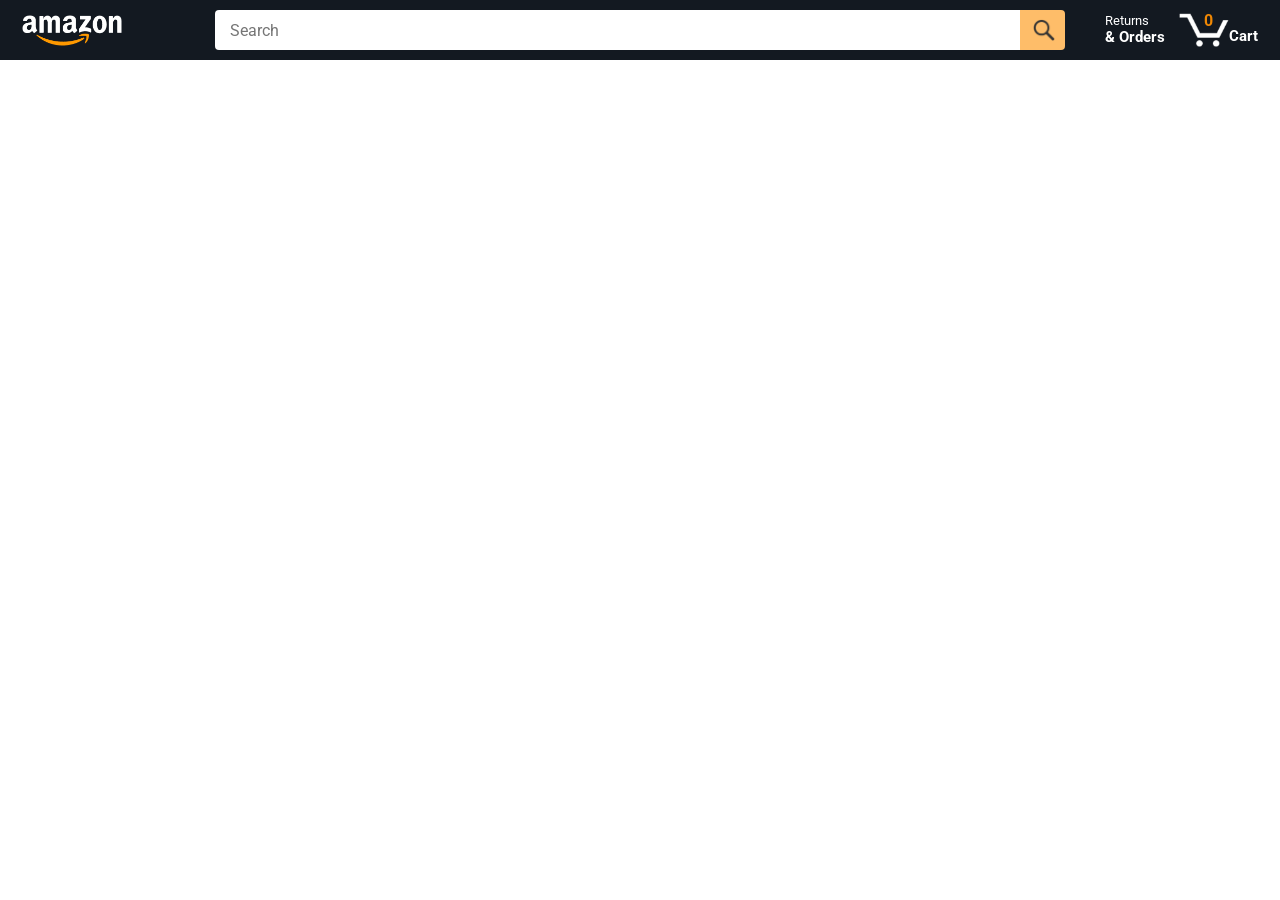
<file: Amazon Project/index.html>
<!DOCTYPE html>
<html>

<head>
  <title>Amazon Project</title>

  <!-- This code is needed for responsive design to work.
      (Responsive design = make the website look good on
      smaller screen sizes like a phone or a tablet). -->
  <meta name="viewport" content="width=device-width, initial-scale=1">

  <!-- Load a font called Roboto from Google Fonts. -->
  <link rel="preconnect" href="https://fonts.googleapis.com">
  <link rel="preconnect" href="https://fonts.gstatic.com" crossorigin>
  <link href="https://fonts.googleapis.com/css2?family=Roboto:wght@400;500;700&display=swap" rel="stylesheet">

  <!-- Here are the CSS files for this page. -->
  <link rel="stylesheet" href="styles/shared/general.css">
  <link rel="stylesheet" href="styles/shared/amazon-header.css">
  <link rel="stylesheet" href="styles/pages/amazon.css">
</head>

<body>
  <div class="amazon-header">
    <div class="amazon-header-left-section">
      <a href="amazon.html" class="header-link">
        <img class="amazon-logo" src="images/amazon-logo-white.png">
        <img class="amazon-mobile-logo" src="images/amazon-mobile-logo-white.png">
      </a>
    </div>

    <div class="amazon-header-middle-section">
      <input class="search-bar" type="text" placeholder="Search">

      <button class="search-button">
        <img class="search-icon" src="images/icons/search-icon.png">
      </button>
    </div>

    <div class="amazon-header-right-section">
      <a class="orders-link header-link" href="orders.html">
        <span class="returns-text">Returns</span>
        <span class="orders-text">& Orders</span>
      </a>

      <a class="cart-link header-link" href="checkout.html">
        <img class="cart-icon" src="images/icons/cart-icon.png">
        <div class="cart-quantity js-cart-quantity">0</div>
        <div class="cart-text">Cart</div>
      </a>
    </div>
  </div>

  <div class="main">
    <div class="products-grid js-products-grid">
    </div>

  </div>


  <script type="module" src="scripts/amazon.js"></script>
</body>

</html>
</file>
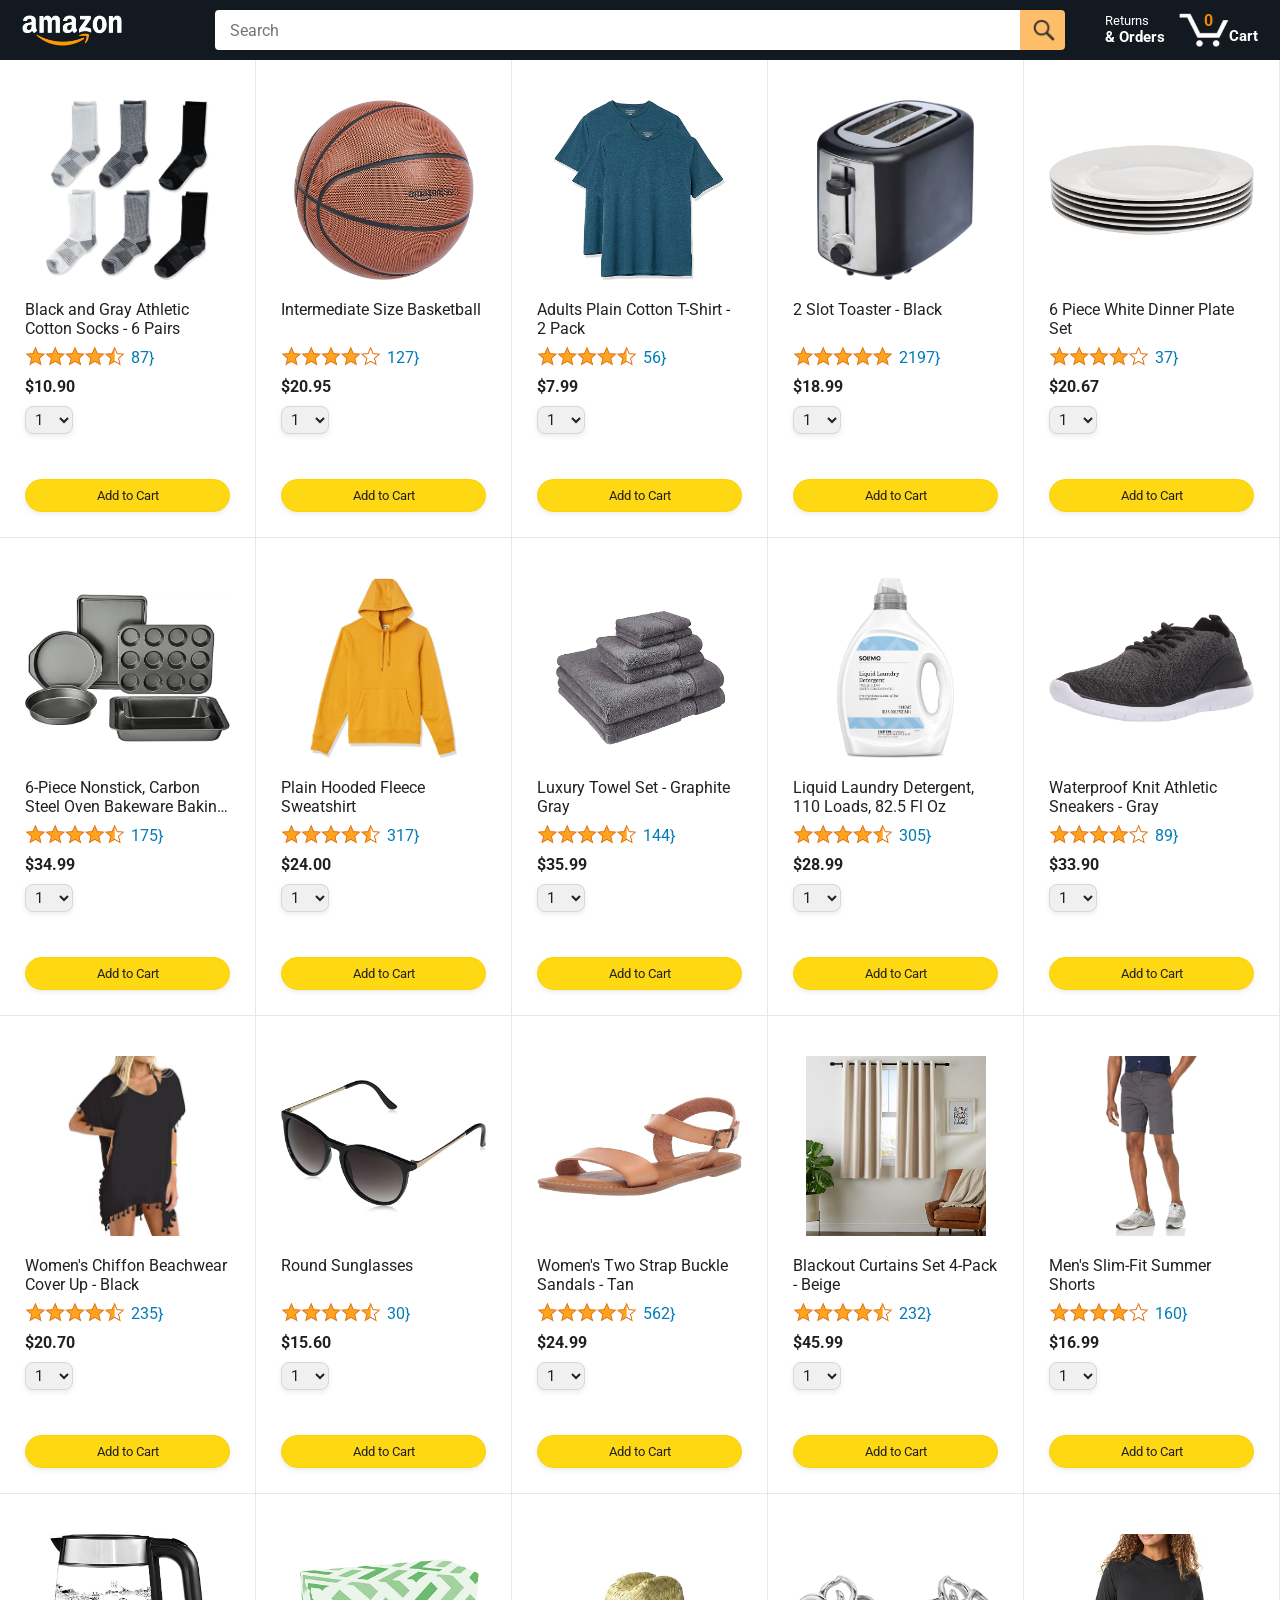
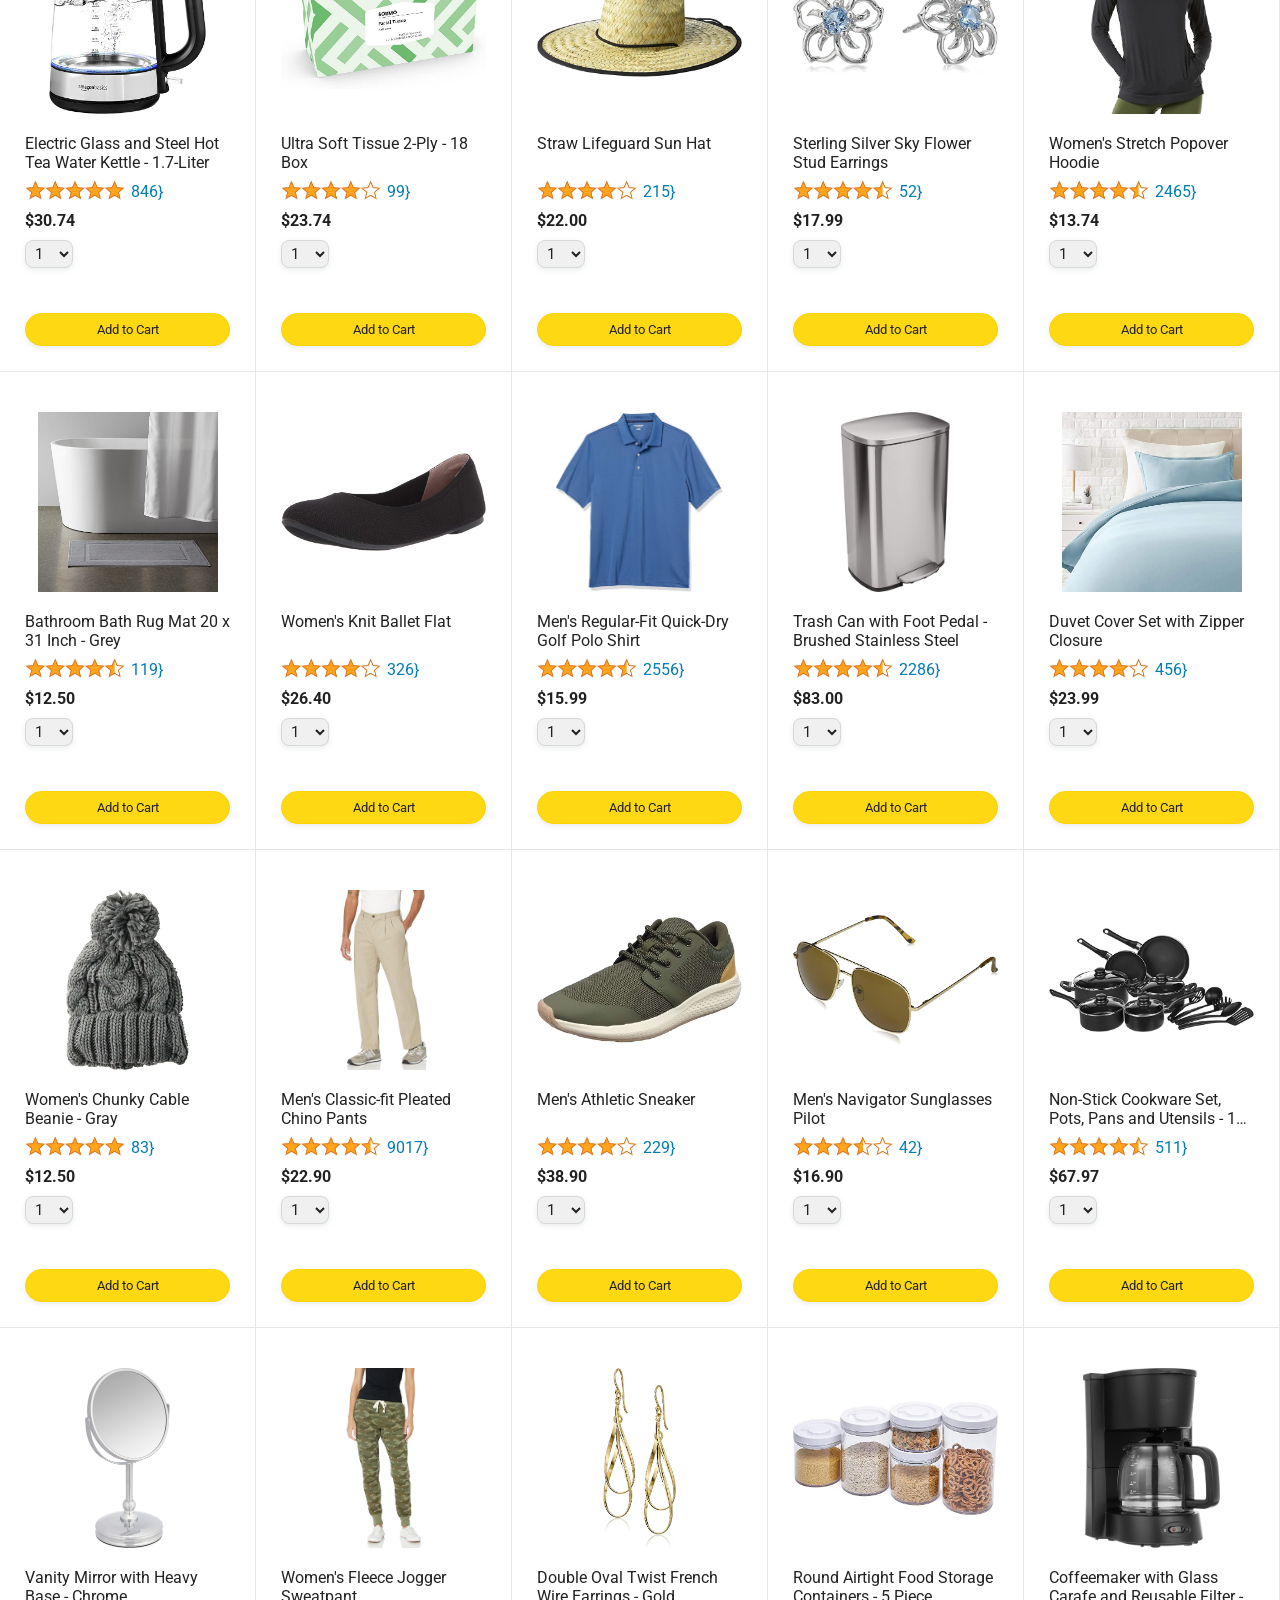
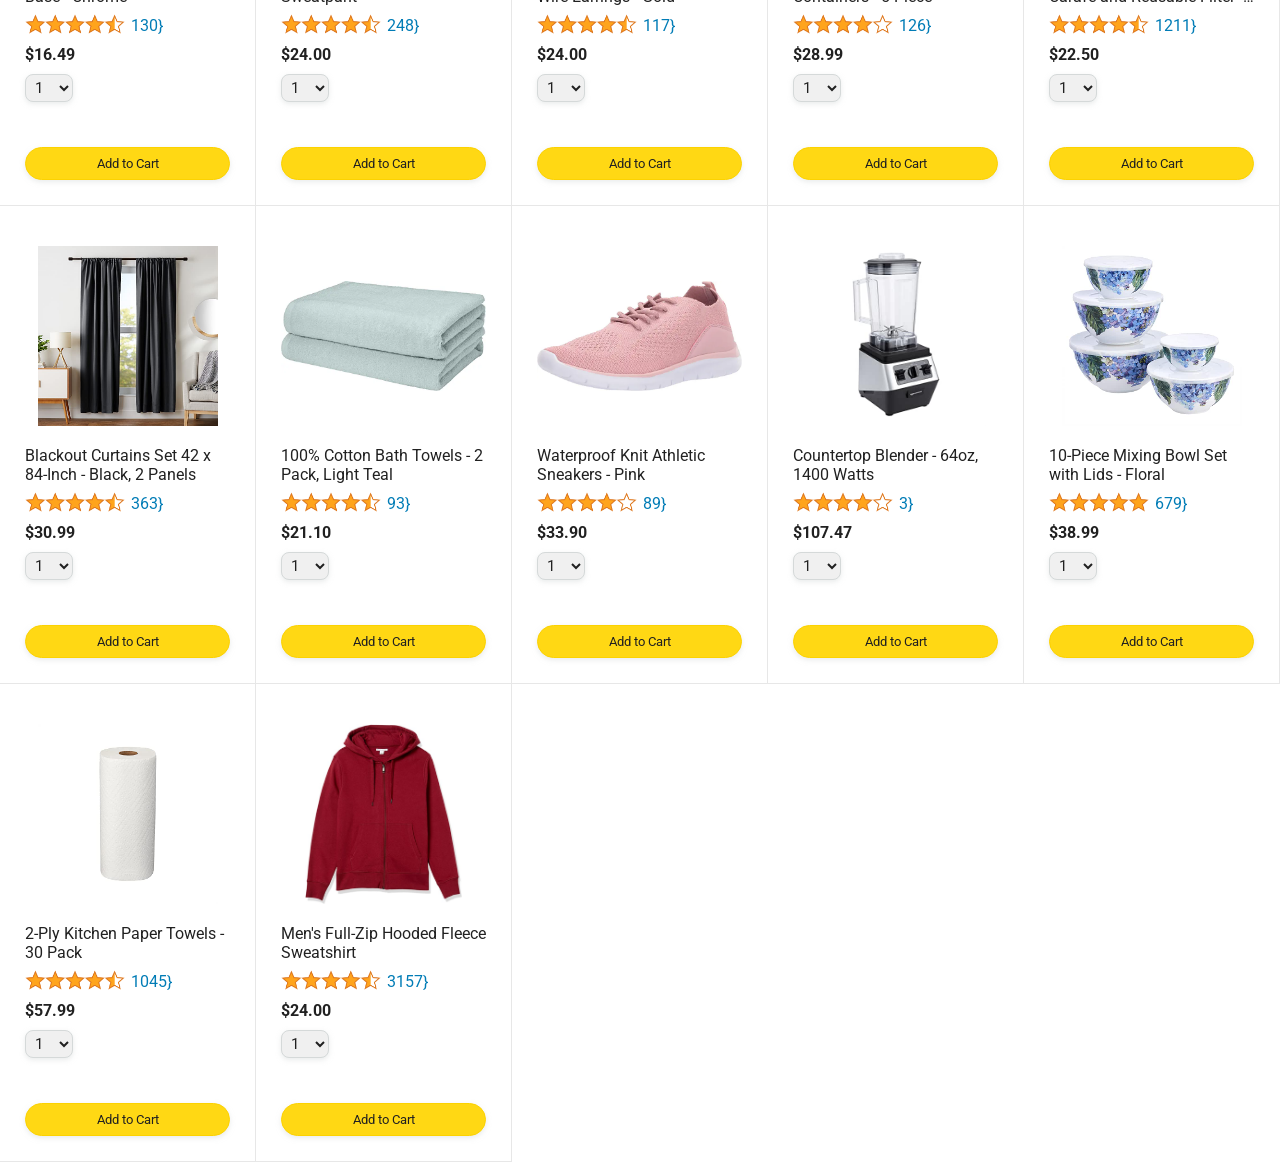
<file: amazon.html>
<!DOCTYPE html>
<html>
  <head>
    <title>Amazon Project</title>

    <!-- This code is needed for responsive design to work.
      (Responsive design = make the website look good on
      smaller screen sizes like a phone or a tablet). -->
    <meta name="viewport" content="width=device-width, initial-scale=1">

    <!-- Load a font called Roboto from Google Fonts. -->
    <link rel="preconnect" href="https://fonts.googleapis.com">
    <link rel="preconnect" href="https://fonts.gstatic.com" crossorigin>
    <link href="https://fonts.googleapis.com/css2?family=Roboto:wght@400;500;700&display=swap" rel="stylesheet">

    <!-- Here are the CSS files for this page. -->
    <link rel="stylesheet" href="styles/shared/general.css">
    <link rel="stylesheet" href="styles/shared/amazon-header.css">
    <link rel="stylesheet" href="styles/pages/amazon.css">
  </head>
  <body>
    <div class="amazon-header">
      <div class="amazon-header-left-section">
        <a href="amazon.html" class="header-link">
          <img class="amazon-logo"
            src="images/amazon-logo-white.png">
          <img class="amazon-mobile-logo"
            src="images/amazon-mobile-logo-white.png">
        </a>
      </div>

      <div class="amazon-header-middle-section">
        <input class="search-bar" type="text" placeholder="Search">

        <button class="search-button">
          <img class="search-icon" src="images/icons/search-icon.png">
        </button>
      </div>

      <div class="amazon-header-right-section">
        <a class="orders-link header-link" href="orders.html">
          <span class="returns-text">Returns</span>
          <span class="orders-text">& Orders</span>
        </a>

        <a class="cart-link header-link" href="checkout.html">
          <img class="cart-icon" src="images/icons/cart-icon.png">
          <div class="cart-quantity js-cart-quantity">0</div>
          <div class="cart-text">Cart</div>
        </a>
      </div>
    </div>
    
    <div class="main">
      <div class="products-grid js-products-grid">
      </div>
    </div>
    <script type="module" src="scripts/amazon.js"></script>
  </body>
</html>
</file>
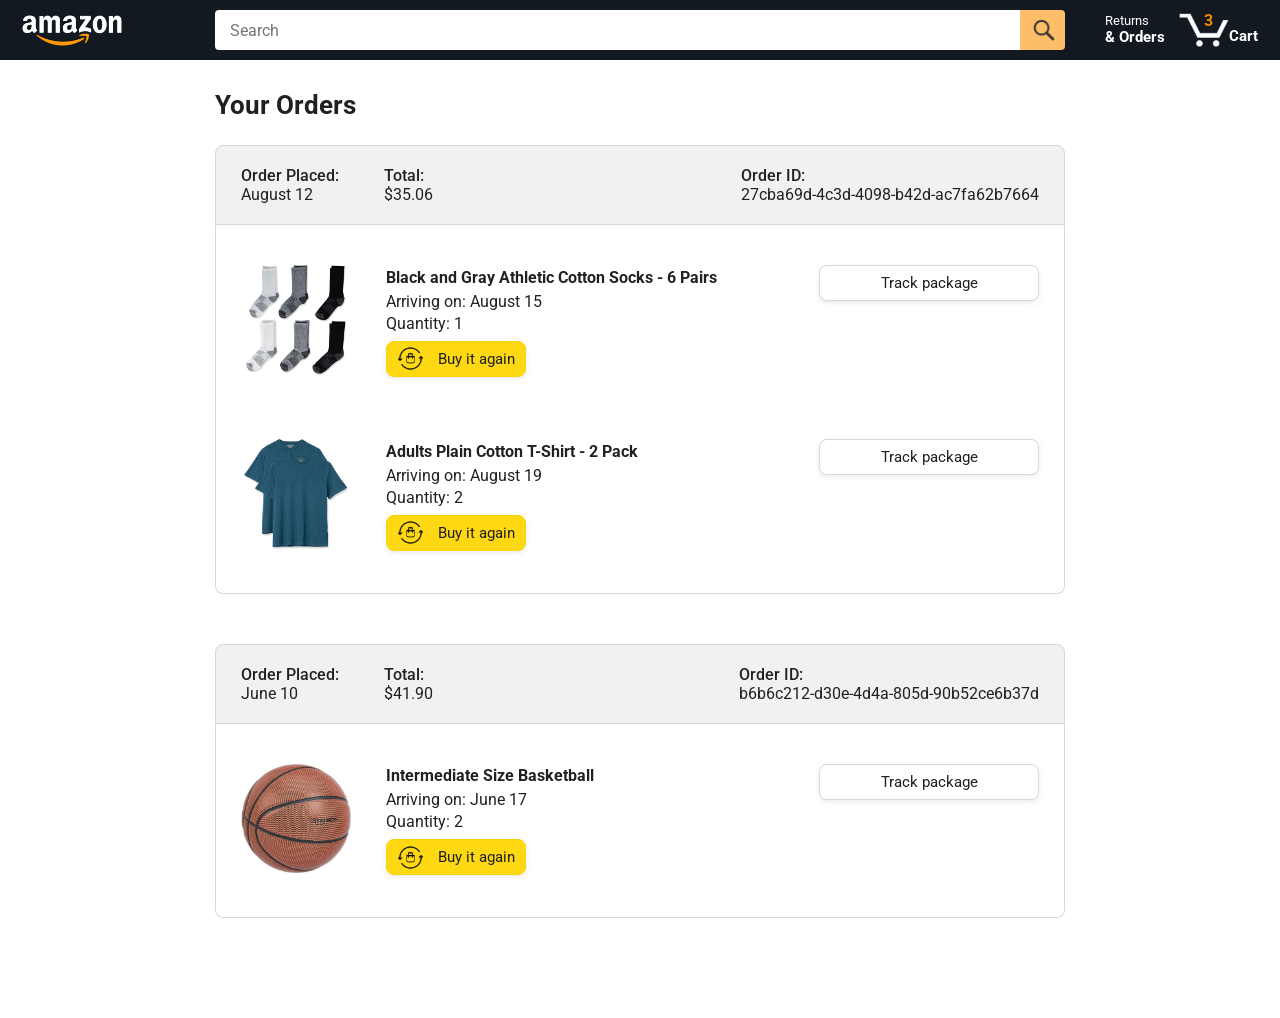
<file: orders.html>
<!DOCTYPE html>
<html>
  <head>
    <title>Orders</title>

    <!-- This code is needed for responsive design to work.
      (Responsive design = make the website look good on
      smaller screen sizes like a phone or a tablet). -->
    <meta name="viewport" content="width=device-width, initial-scale=1">

    <!-- Load a font called Roboto from Google Fonts. -->
    <link rel="preconnect" href="https://fonts.googleapis.com">
    <link rel="preconnect" href="https://fonts.gstatic.com" crossorigin>
    <link href="https://fonts.googleapis.com/css2?family=Roboto:wght@400;500;700&display=swap" rel="stylesheet">

    <!-- Here are the CSS files for this page. -->
    <link rel="stylesheet" href="styles/shared/general.css">
    <link rel="stylesheet" href="styles/shared/amazon-header.css">
    <link rel="stylesheet" href="styles/pages/orders.css">
  </head>
  <body>
    <div class="amazon-header">
      <div class="amazon-header-left-section">
        <a href="amazon.html" class="header-link">
          <img class="amazon-logo"
            src="images/amazon-logo-white.png">
          <img class="amazon-mobile-logo"
            src="images/amazon-mobile-logo-white.png">
        </a>
      </div>

      <div class="amazon-header-middle-section">
        <input class="search-bar" type="text" placeholder="Search">

        <button class="search-button">
          <img class="search-icon" src="images/icons/search-icon.png">
        </button>
      </div>

      <div class="amazon-header-right-section">
        <a class="orders-link header-link" href="orders.html">
          <span class="returns-text">Returns</span>
          <span class="orders-text">& Orders</span>
        </a>

        <a class="cart-link header-link" href="checkout.html">
          <img class="cart-icon" src="images/icons/cart-icon.png">
          <div class="cart-quantity">3</div>
          <div class="cart-text">Cart</div>
        </a>
      </div>
    </div>

    <div class="main">
      <div class="page-title">Your Orders</div>

      <div class="orders-grid">
        <div class="order-container">
          
          <div class="order-header">
            <div class="order-header-left-section">
              <div class="order-date">
                <div class="order-header-label">Order Placed:</div>
                <div>August 12</div>
              </div>
              <div class="order-total">
                <div class="order-header-label">Total:</div>
                <div>$35.06</div>
              </div>
            </div>

            <div class="order-header-right-section">
              <div class="order-header-label">Order ID:</div>
              <div>27cba69d-4c3d-4098-b42d-ac7fa62b7664</div>
            </div>
          </div>

          <div class="order-details-grid">
            <div class="product-image-container">
              <img src="images/products/athletic-cotton-socks-6-pairs.jpg">
            </div>

            <div class="product-details">
              <div class="product-name">
                Black and Gray Athletic Cotton Socks - 6 Pairs
              </div>
              <div class="product-delivery-date">
                Arriving on: August 15
              </div>
              <div class="product-quantity">
                Quantity: 1
              </div>
              <button class="buy-again-button button-primary">
                <img class="buy-again-icon" src="images/icons/buy-again.png">
                <span class="buy-again-message">Buy it again</span>
              </button>
            </div>

            <div class="product-actions">
              <a href="tracking.html">
                <button class="track-package-button button-secondary">
                  Track package
                </button>
              </a>
            </div>

            <div class="product-image-container">
              <img src="images/products/adults-plain-cotton-tshirt-2-pack-teal.jpg">
            </div>

            <div class="product-details">
              <div class="product-name">
                Adults Plain Cotton T-Shirt - 2 Pack
              </div>
              <div class="product-delivery-date">
                Arriving on: August 19
              </div>
              <div class="product-quantity">
                Quantity: 2
              </div>
              <button class="buy-again-button button-primary">
                <img class="buy-again-icon" src="images/icons/buy-again.png">
                <span class="buy-again-message">Buy it again</span>
              </button>
            </div>

            <div class="product-actions">
              <a href="tracking.html">
                <button class="track-package-button button-secondary">
                  Track package
                </button>
              </a>
            </div>
          </div>
        </div>

        <div class="order-container">

          <div class="order-header">
            <div class="order-header-left-section">
              <div class="order-date">
                <div class="order-header-label">Order Placed:</div>
                <div>June 10</div>
              </div>
              <div class="order-total">
                <div class="order-header-label">Total:</div>
                <div>$41.90</div>
              </div>
            </div>

            <div class="order-header-right-section">
              <div class="order-header-label">Order ID:</div>
              <div>b6b6c212-d30e-4d4a-805d-90b52ce6b37d</div>
            </div>
          </div>

          <div class="order-details-grid">
            <div class="product-image-container">
              <img src="images/products/intermediate-composite-basketball.jpg">
            </div>

            <div class="product-details">
              <div class="product-name">
                Intermediate Size Basketball
              </div>
              <div class="product-delivery-date">
                Arriving on: June 17
              </div>
              <div class="product-quantity">
                Quantity: 2
              </div>
              <button class="buy-again-button button-primary">
                <img class="buy-again-icon" src="images/icons/buy-again.png">
                <span class="buy-again-message">Buy it again</span>
              </button>
            </div>

            <div class="product-actions">
              <a href="tracking.html">
                <button class="track-package-button button-secondary">
                  Track package
                </button>
              </a>
            </div>
          </div>
        </div>
      </div>
    </div>
  </body>
</html>
</file>
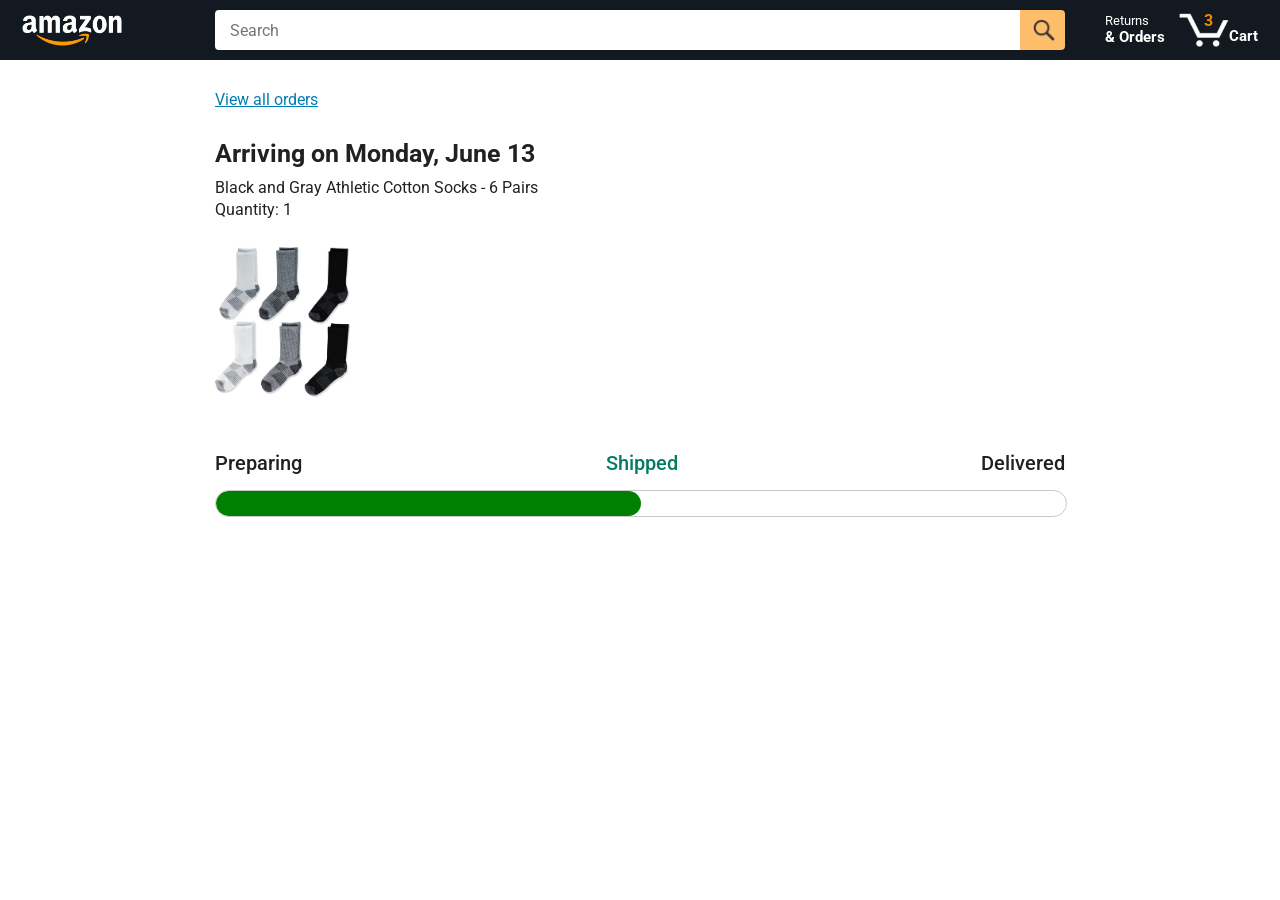
<file: tracking.html>
<!DOCTYPE html>
<html>
  <head>
    <title>Tracking</title>

    <!-- This code is needed for responsive design to work.
      (Responsive design = make the website look good on
      smaller screen sizes like a phone or a tablet). -->
    <meta name="viewport" content="width=device-width, initial-scale=1">

    <!-- Load a font called Roboto from Google Fonts. -->
    <link rel="preconnect" href="https://fonts.googleapis.com">
    <link rel="preconnect" href="https://fonts.gstatic.com" crossorigin>
    <link href="https://fonts.googleapis.com/css2?family=Roboto:wght@400;500;700&display=swap" rel="stylesheet">

    <!-- Here are the CSS files for this page. -->
    <link rel="stylesheet" href="styles/shared/general.css">
    <link rel="stylesheet" href="styles/shared/amazon-header.css">
    <link rel="stylesheet" href="styles/pages/tracking.css">
  </head>
  <body>
    <div class="amazon-header">
      <div class="amazon-header-left-section">
        <a href="amazon.html" class="header-link">
          <img class="amazon-logo"
            src="images/amazon-logo-white.png">
          <img class="amazon-mobile-logo"
            src="images/amazon-mobile-logo-white.png">
        </a>
      </div>

      <div class="amazon-header-middle-section">
        <input class="search-bar" type="text" placeholder="Search">

        <button class="search-button">
          <img class="search-icon" src="images/icons/search-icon.png">
        </button>
      </div>

      <div class="amazon-header-right-section">
        <a class="orders-link header-link" href="orders.html">
          <span class="returns-text">Returns</span>
          <span class="orders-text">& Orders</span>
        </a>

        <a class="cart-link header-link" href="checkout.html">
          <img class="cart-icon" src="images/icons/cart-icon.png">
          <div class="cart-quantity">3</div>
          <div class="cart-text">Cart</div>
        </a>
      </div>
    </div>

    <div class="main">
      <div class="order-tracking">
        <a class="back-to-orders-link link-primary" href="orders.html">
          View all orders
        </a>

        <div class="delivery-date">
          Arriving on Monday, June 13
        </div>

        <div class="product-info">
          Black and Gray Athletic Cotton Socks - 6 Pairs
        </div>

        <div class="product-info">
          Quantity: 1
        </div>

        <img class="product-image" src="images/products/athletic-cotton-socks-6-pairs.jpg">

        <div class="progress-labels-container">
          <div class="progress-label">
            Preparing
          </div>
          <div class="progress-label current-status">
            Shipped
          </div>
          <div class="progress-label">
            Delivered
          </div>
        </div>

        <div class="progress-bar-container">
          <div class="progress-bar"></div>
        </div>
      </div>
    </div>
  </body>
</html>
</file>
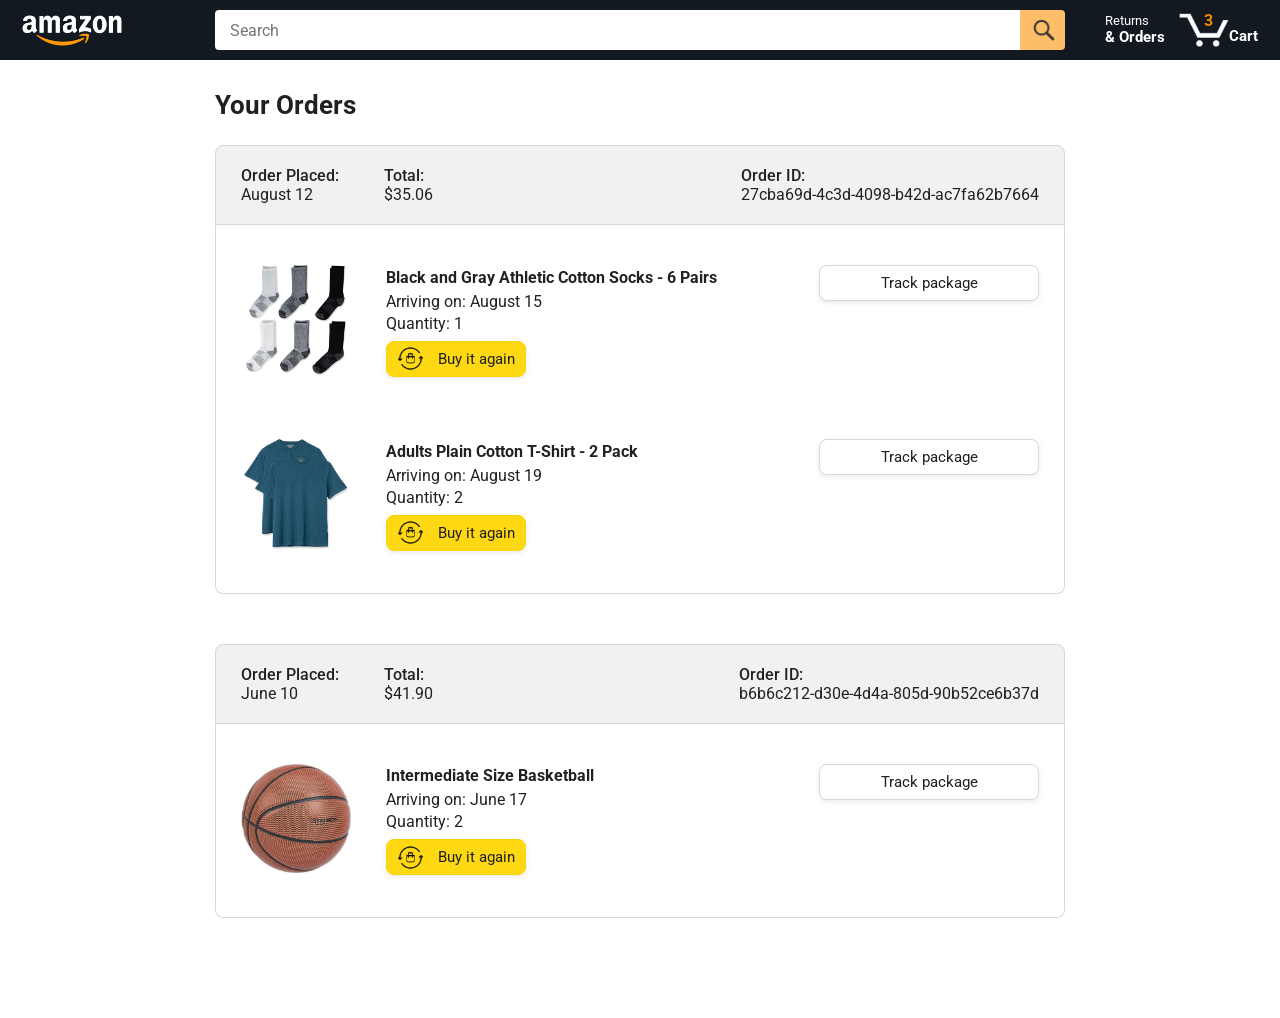
<file: Amazon Project/orders.html>
<!DOCTYPE html>
<html>

<head>
  <title>Orders</title>

  <!-- This code is needed for responsive design to work.
      (Responsive design = make the website look good on
      smaller screen sizes like a phone or a tablet). -->
  <meta name="viewport" content="width=device-width, initial-scale=1">

  <!-- Load a font called Roboto from Google Fonts. -->
  <link rel="preconnect" href="https://fonts.googleapis.com">
  <link rel="preconnect" href="https://fonts.gstatic.com" crossorigin>
  <link href="https://fonts.googleapis.com/css2?family=Roboto:wght@400;500;700&display=swap" rel="stylesheet">

  <!-- Here are the CSS files for this page. -->
  <link rel="stylesheet" href="styles/shared/general.css">
  <link rel="stylesheet" href="styles/shared/amazon-header.css">
  <link rel="stylesheet" href="styles/pages/orders.css">
</head>

<body>
  <div class="amazon-header">
    <div class="amazon-header-left-section">
      <a href="index.html" class="header-link">
        <img class="amazon-logo" src="images/amazon-logo-white.png">
        <img class="amazon-mobile-logo" src="images/amazon-mobile-logo-white.png">
      </a>
    </div>

    <div class="amazon-header-middle-section">
      <input class="search-bar" type="text" placeholder="Search">

      <button class="search-button">
        <img class="search-icon" src="images/icons/search-icon.png">
      </button>
    </div>

    <div class="amazon-header-right-section">
      <a class="orders-link header-link" href="orders.html">
        <span class="returns-text">Returns</span>
        <span class="orders-text">& Orders</span>
      </a>

      <a class="cart-link header-link" href="checkout.html">
        <img class="cart-icon" src="images/icons/cart-icon.png">
        <div class="cart-quantity">3</div>
        <div class="cart-text">Cart</div>
      </a>
    </div>
  </div>

  <div class="main">
    <div class="page-title">Your Orders</div>

    <div class="orders-grid">
      <div class="order-container">

        <div class="order-header">
          <div class="order-header-left-section">
            <div class="order-date">
              <div class="order-header-label">Order Placed:</div>
              <div>August 12</div>
            </div>
            <div class="order-total">
              <div class="order-header-label">Total:</div>
              <div>$35.06</div>
            </div>
          </div>

          <div class="order-header-right-section">
            <div class="order-header-label">Order ID:</div>
            <div>27cba69d-4c3d-4098-b42d-ac7fa62b7664</div>
          </div>
        </div>

        <div class="order-details-grid">
          <div class="product-image-container">
            <img src="images/products/athletic-cotton-socks-6-pairs.jpg">
          </div>

          <div class="product-details">
            <div class="product-name">
              Black and Gray Athletic Cotton Socks - 6 Pairs
            </div>
            <div class="product-delivery-date">
              Arriving on: August 15
            </div>
            <div class="product-quantity">
              Quantity: 1
            </div>
            <button class="buy-again-button button-primary">
              <img class="buy-again-icon" src="images/icons/buy-again.png">
              <span class="buy-again-message">Buy it again</span>
            </button>
          </div>

          <div class="product-actions">
            <a href="tracking.html">
              <button class="track-package-button button-secondary">
                Track package
              </button>
            </a>
          </div>

          <div class="product-image-container">
            <img src="images/products/adults-plain-cotton-tshirt-2-pack-teal.jpg">
          </div>

          <div class="product-details">
            <div class="product-name">
              Adults Plain Cotton T-Shirt - 2 Pack
            </div>
            <div class="product-delivery-date">
              Arriving on: August 19
            </div>
            <div class="product-quantity">
              Quantity: 2
            </div>
            <button class="buy-again-button button-primary">
              <img class="buy-again-icon" src="images/icons/buy-again.png">
              <span class="buy-again-message">Buy it again</span>
            </button>
          </div>

          <div class="product-actions">
            <a href="tracking.html">
              <button class="track-package-button button-secondary">
                Track package
              </button>
            </a>
          </div>
        </div>
      </div>

      <div class="order-container">

        <div class="order-header">
          <div class="order-header-left-section">
            <div class="order-date">
              <div class="order-header-label">Order Placed:</div>
              <div>June 10</div>
            </div>
            <div class="order-total">
              <div class="order-header-label">Total:</div>
              <div>$41.90</div>
            </div>
          </div>

          <div class="order-header-right-section">
            <div class="order-header-label">Order ID:</div>
            <div>b6b6c212-d30e-4d4a-805d-90b52ce6b37d</div>
          </div>
        </div>

        <div class="order-details-grid">
          <div class="product-image-container">
            <img src="images/products/intermediate-composite-basketball.jpg">
          </div>

          <div class="product-details">
            <div class="product-name">
              Intermediate Size Basketball
            </div>
            <div class="product-delivery-date">
              Arriving on: June 17
            </div>
            <div class="product-quantity">
              Quantity: 2
            </div>
            <button class="buy-again-button button-primary">
              <img class="buy-again-icon" src="images/icons/buy-again.png">
              <span class="buy-again-message">Buy it again</span>
            </button>
          </div>

          <div class="product-actions">
            <a href="tracking.html">
              <button class="track-package-button button-secondary">
                Track package
              </button>
            </a>
          </div>
        </div>
      </div>
    </div>
  </div>
</body>

</html>
</file>
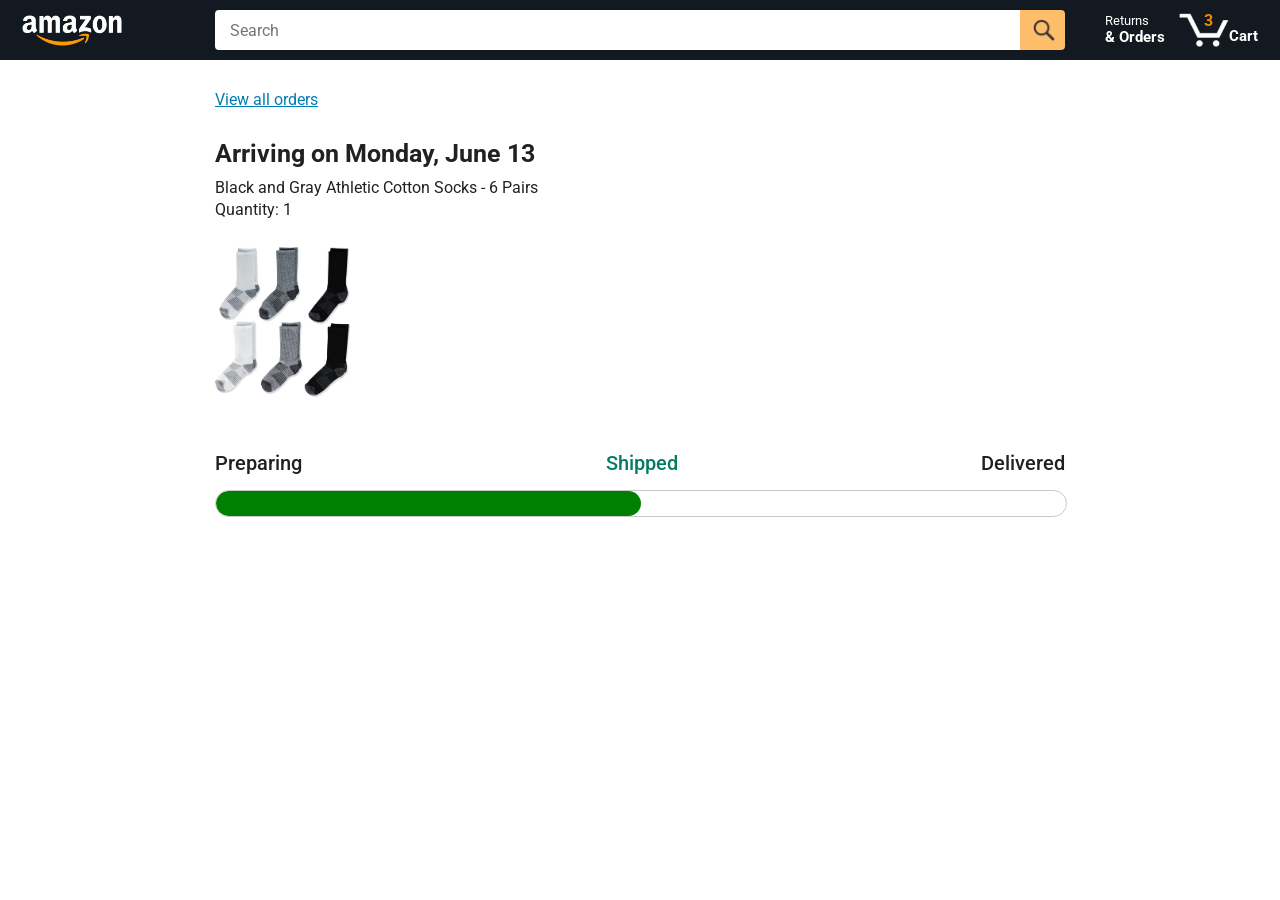
<file: Amazon Project/tracking.html>
<!DOCTYPE html>
<html>

<head>
  <title>Tracking</title>

  <!-- This code is needed for responsive design to work.
      (Responsive design = make the website look good on
      smaller screen sizes like a phone or a tablet). -->
  <meta name="viewport" content="width=device-width, initial-scale=1">

  <!-- Load a font called Roboto from Google Fonts. -->
  <link rel="preconnect" href="https://fonts.googleapis.com">
  <link rel="preconnect" href="https://fonts.gstatic.com" crossorigin>
  <link href="https://fonts.googleapis.com/css2?family=Roboto:wght@400;500;700&display=swap" rel="stylesheet">

  <!-- Here are the CSS files for this page. -->
  <link rel="stylesheet" href="styles/shared/general.css">
  <link rel="stylesheet" href="styles/shared/amazon-header.css">
  <link rel="stylesheet" href="styles/pages/tracking.css">
</head>

<body>
  <div class="amazon-header">
    <div class="amazon-header-left-section">
      <a href="index.html" class="header-link">
        <img class="amazon-logo" src="images/amazon-logo-white.png">
        <img class="amazon-mobile-logo" src="images/amazon-mobile-logo-white.png">
      </a>
    </div>

    <div class="amazon-header-middle-section">
      <input class="search-bar" type="text" placeholder="Search">

      <button class="search-button">
        <img class="search-icon" src="images/icons/search-icon.png">
      </button>
    </div>

    <div class="amazon-header-right-section">
      <a class="orders-link header-link" href="orders.html">
        <span class="returns-text">Returns</span>
        <span class="orders-text">& Orders</span>
      </a>

      <a class="cart-link header-link" href="checkout.html">
        <img class="cart-icon" src="images/icons/cart-icon.png">
        <div class="cart-quantity">3</div>
        <div class="cart-text">Cart</div>
      </a>
    </div>
  </div>

  <div class="main">
    <div class="order-tracking">
      <a class="back-to-orders-link link-primary" href="orders.html">
        View all orders
      </a>

      <div class="delivery-date">
        Arriving on Monday, June 13
      </div>

      <div class="product-info">
        Black and Gray Athletic Cotton Socks - 6 Pairs
      </div>

      <div class="product-info">
        Quantity: 1
      </div>

      <img class="product-image" src="images/products/athletic-cotton-socks-6-pairs.jpg">

      <div class="progress-labels-container">
        <div class="progress-label">
          Preparing
        </div>
        <div class="progress-label current-status">
          Shipped
        </div>
        <div class="progress-label">
          Delivered
        </div>
      </div>

      <div class="progress-bar-container">
        <div class="progress-bar"></div>
      </div>
    </div>
  </div>
</body>

</html>
</file>
<file: Amazon Project/styles/shared/general.css>
body {
  font-family: Roboto, Arial;
  color: rgb(33, 33, 33);
  /* The <body> element has a default margin of 8px
     on all sides. This removes the default margins. */
  margin: 0;
}

/* <p> elements have a default margin on the top
   and bottom. This removes the default margins. */
p {
  margin: 0;
}

button {
  cursor: pointer;
}

select {
  cursor: pointer;
}

input, select, button {
  font-family: Roboto, Arial;
}

.button-primary {
  color: rgb(33, 33, 33);
  background-color: rgb(255, 216, 20);
  border: 1px solid rgb(252, 210, 0);
  border-radius: 8px;
  cursor: pointer;
  box-shadow: 0 2px 5px rgba(213, 217, 217, 0.5);
}

.button-primary:hover {
  background-color: rgb(247, 202, 0);
  border: 1px solid rgb(242, 194, 0);
}

.button-primary:active {
  background: rgb(255, 216, 20);
  border-color: rgb(252, 210, 0);
  box-shadow: none;
}

.button-secondary {
  color: rgb(33, 33, 33);
  background: white;
  border: 1px solid rgb(213, 217, 217);
  border-radius: 8px;
  cursor: pointer;
  box-shadow: 0 2px 5px rgba(213, 217, 217, 0.5);
}

.button-secondary:hover {
  background-color: rgb(247, 250, 250);
}

.button-secondary:active {
  background-color: rgb(237, 253, 255);
  box-shadow: none;
}

/* These styles will limit text to 2 lines. Anything
   beyond 2 lines will be replaced with "..."
   You can find this code by using an A.I. tool or by
   searching in Google.
   https://css-tricks.com/almanac/properties/l/line-clamp/ */
.limit-text-to-2-lines {
  display: -webkit-box;
  -webkit-line-clamp: 2;
  -webkit-box-orient: vertical;
  overflow: hidden;
}

.link-primary {
  color: rgb(1, 124, 182);
  cursor: pointer;
}

.link-primary:hover {
  color: rgb(196, 80, 0);
}

/* Styles for dropdown selectors. */
select {
  color: rgb(33, 33, 33);
  background-color: rgb(240, 240, 240);
  border: 1px solid rgb(213, 217, 217);
  border-radius: 8px;
  padding: 3px 5px;
  font-size: 15px;
  cursor: pointer;
  box-shadow: 0 2px 5px rgba(213, 217, 217, 0.5);
}

select:focus,
input:focus {
  outline: 2px solid rgb(255, 153, 0);
}
</file>
<file: Amazon Project/styles/shared/amazon-header.css>
.amazon-header {
  background-color: rgb(19, 25, 33);
  color: white;
  padding-left: 15px;
  padding-right: 15px;

  display: flex;
  align-items: center;
  justify-content: space-between;

  position: fixed;
  top: 0;
  left: 0;
  right: 0;
  height: 60px;
}

.amazon-header-left-section {
  width: 180px;
}

@media (max-width: 800px) {
  .amazon-header-left-section {
    width: unset;
  }
}

.header-link {
  display: inline-block;
  padding: 6px;
  border-radius: 2px;
  cursor: pointer;
  text-decoration: none;
  border: 1px solid rgba(0, 0, 0, 0);
}

.header-link:hover {
  border: 1px solid white;
}

.amazon-logo {
  width: 100px;
  margin-top: 5px;
}

.amazon-mobile-logo {
  display: none;
}

@media (max-width: 575px) {
  .amazon-logo {
    display: none;
  }

  .amazon-mobile-logo {
    display: block;
    height: 35px;
    margin-top: 5px;
  }
}

.amazon-header-middle-section {
  flex: 1;
  max-width: 850px;
  margin-left: 10px;
  margin-right: 10px;
  display: flex;
}

.search-bar {
  flex: 1;
  width: 0;
  font-size: 16px;
  height: 38px;
  padding-left: 15px;
  border: none;
  border-top-left-radius: 4px;
  border-bottom-left-radius: 4px;
  border-top-right-radius: 0;
  border-bottom-right-radius: 0;
}

.search-button {
  background-color: rgb(254, 189, 105);
  border: none;
  width: 45px;
  height: 40px;
  border-top-right-radius: 4px;
  border-bottom-right-radius: 4px;
  flex-shrink: 0;
}

.search-icon {
  height: 22px;
  margin-left: 2px;
  margin-top: 3px;
}

.amazon-header-right-section {
  width: 180px;
  flex-shrink: 0;
  display: flex;
  justify-content: end;
}

.orders-link {
  color: white;
}

.returns-text {
  display: block;
  font-size: 13px;
}

.orders-text {
  display: block;
  font-size: 15px;
  font-weight: 700;
}

.cart-link {
  color: white;
  display: flex;
  align-items: center;
  position: relative;
}

.cart-icon {
  width: 50px;
}

.cart-text {
  margin-top: 12px;
  font-size: 15px;
  font-weight: 700;
}

.cart-quantity {
  color: rgb(240, 136, 4);
  font-size: 16px;
  font-weight: 700;

  position: absolute;
  top: 4px;
  left: 22px;
  
  width: 26px;
  text-align: center;
}
</file>
<file: Amazon Project/styles/pages/amazon.css>
.main {
  margin-top: 60px;
}

.products-grid {
  display: grid;

  /* - In CSS Grid, 1fr means a column will take up the
       remaining space in the grid.
     - If we write 1fr 1fr ... 1fr; 8 times, this will
       divide the grid into 8 columns, each taking up an
       equal amount of the space.
     - repeat(8, 1fr); is a shortcut for repeating "1fr"
       8 times (instead of typing out "1fr" 8 times).
       repeat(...) is a special property that works with
       display: grid; */
  grid-template-columns: repeat(8, 1fr);
}

/* @media is used to create responsive design (making the
   website look good on any screen size). This @media
   means when the screen width is 2000px or less, we
   will divide the grid into 7 columns instead of 8. */
@media (max-width: 2000px) {
  .products-grid {
    grid-template-columns: repeat(7, 1fr);
  }
}

/* This @media means when the screen width is 1600px or
   less, we will divide the grid into 6 columns. */
@media (max-width: 1600px) {
  .products-grid {
    grid-template-columns: repeat(6, 1fr);
  }
}

@media (max-width: 1300px) {
  .products-grid {
    grid-template-columns: repeat(5, 1fr);
  }
}

@media (max-width: 1000px) {
  .products-grid {
    grid-template-columns: repeat(4, 1fr);
  }
}

@media (max-width: 800px) {
  .products-grid {
    grid-template-columns: repeat(3, 1fr);
  }
}

@media (max-width: 575px) {
  .products-grid {
    grid-template-columns: repeat(2, 1fr);
  }
}

@media (max-width: 450px) {
  .products-grid {
    grid-template-columns: 1fr;
  }
}

.product-container {
  padding-top: 40px;
  padding-bottom: 25px;
  padding-left: 25px;
  padding-right: 25px;

  border-right: 1px solid rgb(231, 231, 231);
  border-bottom: 1px solid rgb(231, 231, 231);

  display: flex;
  flex-direction: column;
}

.product-image-container {
  display: flex;
  justify-content: center;
  align-items: center;

  height: 180px;
  margin-bottom: 20px;
}

.product-image {
  /* Images will overflow their container by default. To
    prevent this, we set max-width and max-height to 100%
    so they stay inside their container. */
  max-width: 100%;
  max-height: 100%;
}

.product-name {
  height: 40px;
  margin-bottom: 5px;
}

.product-rating-container {
  display: flex;
  align-items: center;
  margin-bottom: 10px;
}

.product-rating-stars {
  width: 100px;
  margin-right: 6px;
}

.product-rating-count {
  color: rgb(1, 124, 182);
  cursor: pointer;
  margin-top: 3px;
}

.product-price {
  font-weight: 700;
  margin-bottom: 10px;
}

.product-quantity-container {
  margin-bottom: 17px;
}

.product-spacer {
  flex: 1;
}

.added-to-cart {
  color: rgb(6, 125, 98);
  font-size: 16px;

  display: flex;
  align-items: center;
  margin-bottom: 8px;

  /* At first, the "Added to cart" message will
     be invisible. Use JavaScript to change the
     opacity and make it visible. */
  opacity: 0;
}

.added-to-cart img {
  height: 20px;
  margin-right: 5px;
}

.add-to-cart-button {
  width: 100%;
  padding: 8px;
  border-radius: 50px;
}
</file>
<file: styles/shared/general.css>
body {
  font-family: Roboto, Arial;
  color: rgb(33, 33, 33);
  /* The <body> element has a default margin of 8px
     on all sides. This removes the default margins. */
  margin: 0;
}

/* <p> elements have a default margin on the top
   and bottom. This removes the default margins. */
p {
  margin: 0;
}

button {
  cursor: pointer;
}

select {
  cursor: pointer;
}

input, select, button {
  font-family: Roboto, Arial;
}

.button-primary {
  color: rgb(33, 33, 33);
  background-color: rgb(255, 216, 20);
  border: 1px solid rgb(252, 210, 0);
  border-radius: 8px;
  cursor: pointer;
  box-shadow: 0 2px 5px rgba(213, 217, 217, 0.5);
}

.button-primary:hover {
  background-color: rgb(247, 202, 0);
  border: 1px solid rgb(242, 194, 0);
}

.button-primary:active {
  background: rgb(255, 216, 20);
  border-color: rgb(252, 210, 0);
  box-shadow: none;
}

.button-secondary {
  color: rgb(33, 33, 33);
  background: white;
  border: 1px solid rgb(213, 217, 217);
  border-radius: 8px;
  cursor: pointer;
  box-shadow: 0 2px 5px rgba(213, 217, 217, 0.5);
}

.button-secondary:hover {
  background-color: rgb(247, 250, 250);
}

.button-secondary:active {
  background-color: rgb(237, 253, 255);
  box-shadow: none;
}

/* These styles will limit text to 2 lines. Anything
   beyond 2 lines will be replaced with "..."
   You can find this code by using an A.I. tool or by
   searching in Google.
   https://css-tricks.com/almanac/properties/l/line-clamp/ */
.limit-text-to-2-lines {
  display: -webkit-box;
  -webkit-line-clamp: 2;
  -webkit-box-orient: vertical;
  overflow: hidden;
}

.link-primary {
  color: rgb(1, 124, 182);
  cursor: pointer;
}

.link-primary:hover {
  color: rgb(196, 80, 0);
}

/* Styles for dropdown selectors. */
select {
  color: rgb(33, 33, 33);
  background-color: rgb(240, 240, 240);
  border: 1px solid rgb(213, 217, 217);
  border-radius: 8px;
  padding: 3px 5px;
  font-size: 15px;
  cursor: pointer;
  box-shadow: 0 2px 5px rgba(213, 217, 217, 0.5);
}

select:focus,
input:focus {
  outline: 2px solid rgb(255, 153, 0);
}
</file>
<file: styles/shared/amazon-header.css>
.amazon-header {
  background-color: rgb(19, 25, 33);
  color: white;
  padding-left: 15px;
  padding-right: 15px;

  display: flex;
  align-items: center;
  justify-content: space-between;

  position: fixed;
  top: 0;
  left: 0;
  right: 0;
  height: 60px;
}

.amazon-header-left-section {
  width: 180px;
}

@media (max-width: 800px) {
  .amazon-header-left-section {
    width: unset;
  }
}

.header-link {
  display: inline-block;
  padding: 6px;
  border-radius: 2px;
  cursor: pointer;
  text-decoration: none;
  border: 1px solid rgba(0, 0, 0, 0);
}

.header-link:hover {
  border: 1px solid white;
}

.amazon-logo {
  width: 100px;
  margin-top: 5px;
}

.amazon-mobile-logo {
  display: none;
}

@media (max-width: 575px) {
  .amazon-logo {
    display: none;
  }

  .amazon-mobile-logo {
    display: block;
    height: 35px;
    margin-top: 5px;
  }
}

.amazon-header-middle-section {
  flex: 1;
  max-width: 850px;
  margin-left: 10px;
  margin-right: 10px;
  display: flex;
}

.search-bar {
  flex: 1;
  width: 0;
  font-size: 16px;
  height: 38px;
  padding-left: 15px;
  border: none;
  border-top-left-radius: 4px;
  border-bottom-left-radius: 4px;
  border-top-right-radius: 0;
  border-bottom-right-radius: 0;
}

.search-button {
  background-color: rgb(254, 189, 105);
  border: none;
  width: 45px;
  height: 40px;
  border-top-right-radius: 4px;
  border-bottom-right-radius: 4px;
  flex-shrink: 0;
}

.search-icon {
  height: 22px;
  margin-left: 2px;
  margin-top: 3px;
}

.amazon-header-right-section {
  width: 180px;
  flex-shrink: 0;
  display: flex;
  justify-content: end;
}

.orders-link {
  color: white;
}

.returns-text {
  display: block;
  font-size: 13px;
}

.orders-text {
  display: block;
  font-size: 15px;
  font-weight: 700;
}

.cart-link {
  color: white;
  display: flex;
  align-items: center;
  position: relative;
}

.cart-icon {
  width: 50px;
}

.cart-text {
  margin-top: 12px;
  font-size: 15px;
  font-weight: 700;
}

.cart-quantity {
  color: rgb(240, 136, 4);
  font-size: 16px;
  font-weight: 700;

  position: absolute;
  top: 4px;
  left: 22px;
  
  width: 26px;
  text-align: center;
}
</file>
<file: styles/pages/amazon.css>
.main {
  margin-top: 60px;
}

.products-grid {
  display: grid;

  /* - In CSS Grid, 1fr means a column will take up the
       remaining space in the grid.
     - If we write 1fr 1fr ... 1fr; 8 times, this will
       divide the grid into 8 columns, each taking up an
       equal amount of the space.
     - repeat(8, 1fr); is a shortcut for repeating "1fr"
       8 times (instead of typing out "1fr" 8 times).
       repeat(...) is a special property that works with
       display: grid; */
  grid-template-columns: repeat(8, 1fr);
}

/* @media is used to create responsive design (making the
   website look good on any screen size). This @media
   means when the screen width is 2000px or less, we
   will divide the grid into 7 columns instead of 8. */
@media (max-width: 2000px) {
  .products-grid {
    grid-template-columns: repeat(7, 1fr);
  }
}

/* This @media means when the screen width is 1600px or
   less, we will divide the grid into 6 columns. */
@media (max-width: 1600px) {
  .products-grid {
    grid-template-columns: repeat(6, 1fr);
  }
}

@media (max-width: 1300px) {
  .products-grid {
    grid-template-columns: repeat(5, 1fr);
  }
}

@media (max-width: 1000px) {
  .products-grid {
    grid-template-columns: repeat(4, 1fr);
  }
}

@media (max-width: 800px) {
  .products-grid {
    grid-template-columns: repeat(3, 1fr);
  }
}

@media (max-width: 575px) {
  .products-grid {
    grid-template-columns: repeat(2, 1fr);
  }
}

@media (max-width: 450px) {
  .products-grid {
    grid-template-columns: 1fr;
  }
}

.product-container {
  padding-top: 40px;
  padding-bottom: 25px;
  padding-left: 25px;
  padding-right: 25px;

  border-right: 1px solid rgb(231, 231, 231);
  border-bottom: 1px solid rgb(231, 231, 231);

  display: flex;
  flex-direction: column;
}

.product-image-container {
  display: flex;
  justify-content: center;
  align-items: center;

  height: 180px;
  margin-bottom: 20px;
}

.product-image {
  /* Images will overflow their container by default. To
    prevent this, we set max-width and max-height to 100%
    so they stay inside their container. */
  max-width: 100%;
  max-height: 100%;
}

.product-name {
  height: 40px;
  margin-bottom: 5px;
}

.product-rating-container {
  display: flex;
  align-items: center;
  margin-bottom: 10px;
}

.product-rating-stars {
  width: 100px;
  margin-right: 6px;
}

.product-rating-count {
  color: rgb(1, 124, 182);
  cursor: pointer;
  margin-top: 3px;
}

.product-price {
  font-weight: 700;
  margin-bottom: 10px;
}

.product-quantity-container {
  margin-bottom: 17px;
}

.product-spacer {
  flex: 1;
}

.added-to-cart {
  color: rgb(6, 125, 98);
  font-size: 16px;

  display: flex;
  align-items: center;
  margin-bottom: 8px;

  /* At first, the "Added to cart" message will
     be invisible. Use JavaScript to change the
     opacity and make it visible. */
  opacity: 0;
}

.added-to-cart img {
  height: 20px;
  margin-right: 5px;
}

.add-to-cart-button {
  width: 100%;
  padding: 8px;
  border-radius: 50px;
}
</file>
<file: styles/pages/orders.css>
.main {
  max-width: 850px;
  margin-top: 90px;
  margin-bottom: 100px;
  padding-left: 20px;
  padding-right: 20px;

  /* margin-left: auto;
     margin-right auto;
     Is a trick for centering an element horizontally
     without needing a container. */
  margin-left: auto;
  margin-right: auto;
}

.page-title {
  font-weight: 700;
  font-size: 26px;
  margin-bottom: 25px;
}

.orders-grid {
  display: grid;
  grid-template-columns: 1fr;
  row-gap: 50px;
}

.order-header {
  background-color: rgb(240, 242, 242);
  border: 1px solid rgb(213, 217, 217);

  display: flex;
  align-items: center;
  justify-content: space-between;

  padding: 20px 25px;
  border-top-left-radius: 8px;
  border-top-right-radius: 8px;
}

.order-header-left-section {
  display: flex;
  flex-shrink: 0;
}

.order-header-label {
  font-weight: 500;
}

.order-date,
.order-total {
  margin-right: 45px;
}

.order-header-right-section {
  flex-shrink: 1;
}

@media (max-width: 575px) {
  .order-header {
    flex-direction: column;
    align-items: start;
    line-height: 23px;
    padding: 15px;
  }

  .order-header-left-section {
    flex-direction: column;
  }

  .order-header-label {
    margin-right: 5px;
  }

  .order-date,
  .order-total {
    display: grid;
    grid-template-columns: auto 1fr;
    margin-right: 0;
  }

  .order-header-right-section {
    display: grid;
    grid-template-columns: auto 1fr;
  }
}

.order-details-grid {
  padding: 40px 25px;
  border: 1px solid rgb(213, 217, 217);
  border-top: none;
  border-bottom-left-radius: 8px;
  border-bottom-right-radius: 8px;

  display: grid;
  grid-template-columns: 110px 1fr 220px;
  column-gap: 35px;
  row-gap: 60px;
  align-items: center;
}

@media (max-width: 800px) {
  .order-details-grid {
    grid-template-columns: 110px 1fr;
    row-gap: 0;
    padding-bottom: 8px;
  }
}

@media (max-width: 450px) {
  .order-details-grid {
    grid-template-columns: 1fr;
  }
}

.product-image-container {
  text-align: center;
}

.product-image-container img {
  max-width: 110px;
  max-height: 110px;
}

.product-name {
  font-weight: 700;
  margin-bottom: 5px;
}

.product-delivery-date {
  margin-bottom: 3px;
}

.product-quantity {
  margin-bottom: 8px;
}

.buy-again-button {
  font-size: 15px;
  width: 140px;
  height: 36px;
  border-radius: 8px;

  display: flex;
  align-items: center;
  justify-content: center;
}

.buy-again-icon {
  width: 25px;
  margin-right: 15px;
}

.product-actions {
  align-self: start;
}

.track-package-button {
  width: 100%;
  font-size: 15px;
  padding: 8px;
}

@media (max-width: 800px) {
  .buy-again-button {
    margin-bottom: 10px;
  }

  .product-actions {
    /* grid-column: 2 means this element will be placed
       in column 2 in the grid. (Normally, the column that
       an element is placed in is determined by the order
       of the elements in the HTML. grid-column overrides
       this default ordering). */
    grid-column: 2;
    margin-bottom: 30px;
  }

  .track-package-button {
    width: 140px;
  }
}

@media (max-width: 450px) {
  .product-image-container {
    text-align: center;
    margin-bottom: 25px;
  }

  .product-image-container img {
    max-width: 150px;
    max-height: 150px;
  }

  .product-name {
    margin-bottom: 10px;
  }

  .product-quantity {
    margin-bottom: 15px;
  }

  .buy-again-button {
    width: 100%;
    margin-bottom: 15px;
  }

  .product-actions {
    /* grid-column: auto; undos grid-column: 2; from above.
       This element will now be placed in its normal column
       in the grid. */
    grid-column: auto;
    margin-bottom: 70px;
  }

  .track-package-button {
    width: 100%;
    padding: 12px;
  }
}
</file>
<file: styles/pages/tracking.css>
.main {
  max-width: 850px;
  margin-top: 90px;
  margin-bottom: 100px;
  padding-left: 30px;
  padding-right: 30px;

  /* margin-left: auto;
     margin-right auto;
     Is a trick for centering an element horizontally
     without needing a container. */
  margin-left: auto;
  margin-right: auto;
}

.back-to-orders-link {
  display: inline-block;
  margin-bottom: 30px;
}

.delivery-date {
  font-size: 25px;
  font-weight: 700;
  margin-bottom: 10px;
}

.product-info {
  margin-bottom: 3px;
}

.product-image {
  max-width: 150px;
  max-height: 150px;
  margin-top: 25px;
  margin-bottom: 50px;
}

.progress-labels-container {
  display: flex;
  justify-content: space-between;
  font-size: 20px;
  font-weight: 500;
  margin-bottom: 15px;
}

.current-status {
  color: rgb(6, 125, 98);
}

@media (max-width: 575px) {
  .progress-labels-container {
    font-size: 16px;
  }
}

@media (max-width: 450px) {
  .progress-labels-container {
    flex-direction: column;
    margin-bottom: 5px;
  }

  .progress-label {
    margin-bottom: 3px;
  }
}

.progress-bar-container {
  height: 25px;
  width: 100%;

  border: 1px solid rgb(200, 200, 200);
  border-radius: 50px;
  overflow: hidden;
}

.progress-bar {
  height: 100%;
  background-color: green;
  border-radius: 50px;
  width: 50%;
}
</file>
<file: Amazon Project/styles/pages/orders.css>
.main {
  max-width: 850px;
  margin-top: 90px;
  margin-bottom: 100px;
  padding-left: 20px;
  padding-right: 20px;

  /* margin-left: auto;
     margin-right auto;
     Is a trick for centering an element horizontally
     without needing a container. */
  margin-left: auto;
  margin-right: auto;
}

.page-title {
  font-weight: 700;
  font-size: 26px;
  margin-bottom: 25px;
}

.orders-grid {
  display: grid;
  grid-template-columns: 1fr;
  row-gap: 50px;
}

.order-header {
  background-color: rgb(240, 242, 242);
  border: 1px solid rgb(213, 217, 217);

  display: flex;
  align-items: center;
  justify-content: space-between;

  padding: 20px 25px;
  border-top-left-radius: 8px;
  border-top-right-radius: 8px;
}

.order-header-left-section {
  display: flex;
  flex-shrink: 0;
}

.order-header-label {
  font-weight: 500;
}

.order-date,
.order-total {
  margin-right: 45px;
}

.order-header-right-section {
  flex-shrink: 1;
}

@media (max-width: 575px) {
  .order-header {
    flex-direction: column;
    align-items: start;
    line-height: 23px;
    padding: 15px;
  }

  .order-header-left-section {
    flex-direction: column;
  }

  .order-header-label {
    margin-right: 5px;
  }

  .order-date,
  .order-total {
    display: grid;
    grid-template-columns: auto 1fr;
    margin-right: 0;
  }

  .order-header-right-section {
    display: grid;
    grid-template-columns: auto 1fr;
  }
}

.order-details-grid {
  padding: 40px 25px;
  border: 1px solid rgb(213, 217, 217);
  border-top: none;
  border-bottom-left-radius: 8px;
  border-bottom-right-radius: 8px;

  display: grid;
  grid-template-columns: 110px 1fr 220px;
  column-gap: 35px;
  row-gap: 60px;
  align-items: center;
}

@media (max-width: 800px) {
  .order-details-grid {
    grid-template-columns: 110px 1fr;
    row-gap: 0;
    padding-bottom: 8px;
  }
}

@media (max-width: 450px) {
  .order-details-grid {
    grid-template-columns: 1fr;
  }
}

.product-image-container {
  text-align: center;
}

.product-image-container img {
  max-width: 110px;
  max-height: 110px;
}

.product-name {
  font-weight: 700;
  margin-bottom: 5px;
}

.product-delivery-date {
  margin-bottom: 3px;
}

.product-quantity {
  margin-bottom: 8px;
}

.buy-again-button {
  font-size: 15px;
  width: 140px;
  height: 36px;
  border-radius: 8px;

  display: flex;
  align-items: center;
  justify-content: center;
}

.buy-again-icon {
  width: 25px;
  margin-right: 15px;
}

.product-actions {
  align-self: start;
}

.track-package-button {
  width: 100%;
  font-size: 15px;
  padding: 8px;
}

@media (max-width: 800px) {
  .buy-again-button {
    margin-bottom: 10px;
  }

  .product-actions {
    /* grid-column: 2 means this element will be placed
       in column 2 in the grid. (Normally, the column that
       an element is placed in is determined by the order
       of the elements in the HTML. grid-column overrides
       this default ordering). */
    grid-column: 2;
    margin-bottom: 30px;
  }

  .track-package-button {
    width: 140px;
  }
}

@media (max-width: 450px) {
  .product-image-container {
    text-align: center;
    margin-bottom: 25px;
  }

  .product-image-container img {
    max-width: 150px;
    max-height: 150px;
  }

  .product-name {
    margin-bottom: 10px;
  }

  .product-quantity {
    margin-bottom: 15px;
  }

  .buy-again-button {
    width: 100%;
    margin-bottom: 15px;
  }

  .product-actions {
    /* grid-column: auto; undos grid-column: 2; from above.
       This element will now be placed in its normal column
       in the grid. */
    grid-column: auto;
    margin-bottom: 70px;
  }

  .track-package-button {
    width: 100%;
    padding: 12px;
  }
}
</file>
<file: Amazon Project/styles/pages/tracking.css>
.main {
  max-width: 850px;
  margin-top: 90px;
  margin-bottom: 100px;
  padding-left: 30px;
  padding-right: 30px;

  /* margin-left: auto;
     margin-right auto;
     Is a trick for centering an element horizontally
     without needing a container. */
  margin-left: auto;
  margin-right: auto;
}

.back-to-orders-link {
  display: inline-block;
  margin-bottom: 30px;
}

.delivery-date {
  font-size: 25px;
  font-weight: 700;
  margin-bottom: 10px;
}

.product-info {
  margin-bottom: 3px;
}

.product-image {
  max-width: 150px;
  max-height: 150px;
  margin-top: 25px;
  margin-bottom: 50px;
}

.progress-labels-container {
  display: flex;
  justify-content: space-between;
  font-size: 20px;
  font-weight: 500;
  margin-bottom: 15px;
}

.current-status {
  color: rgb(6, 125, 98);
}

@media (max-width: 575px) {
  .progress-labels-container {
    font-size: 16px;
  }
}

@media (max-width: 450px) {
  .progress-labels-container {
    flex-direction: column;
    margin-bottom: 5px;
  }

  .progress-label {
    margin-bottom: 3px;
  }
}

.progress-bar-container {
  height: 25px;
  width: 100%;

  border: 1px solid rgb(200, 200, 200);
  border-radius: 50px;
  overflow: hidden;
}

.progress-bar {
  height: 100%;
  background-color: green;
  border-radius: 50px;
  width: 50%;
}
</file>
